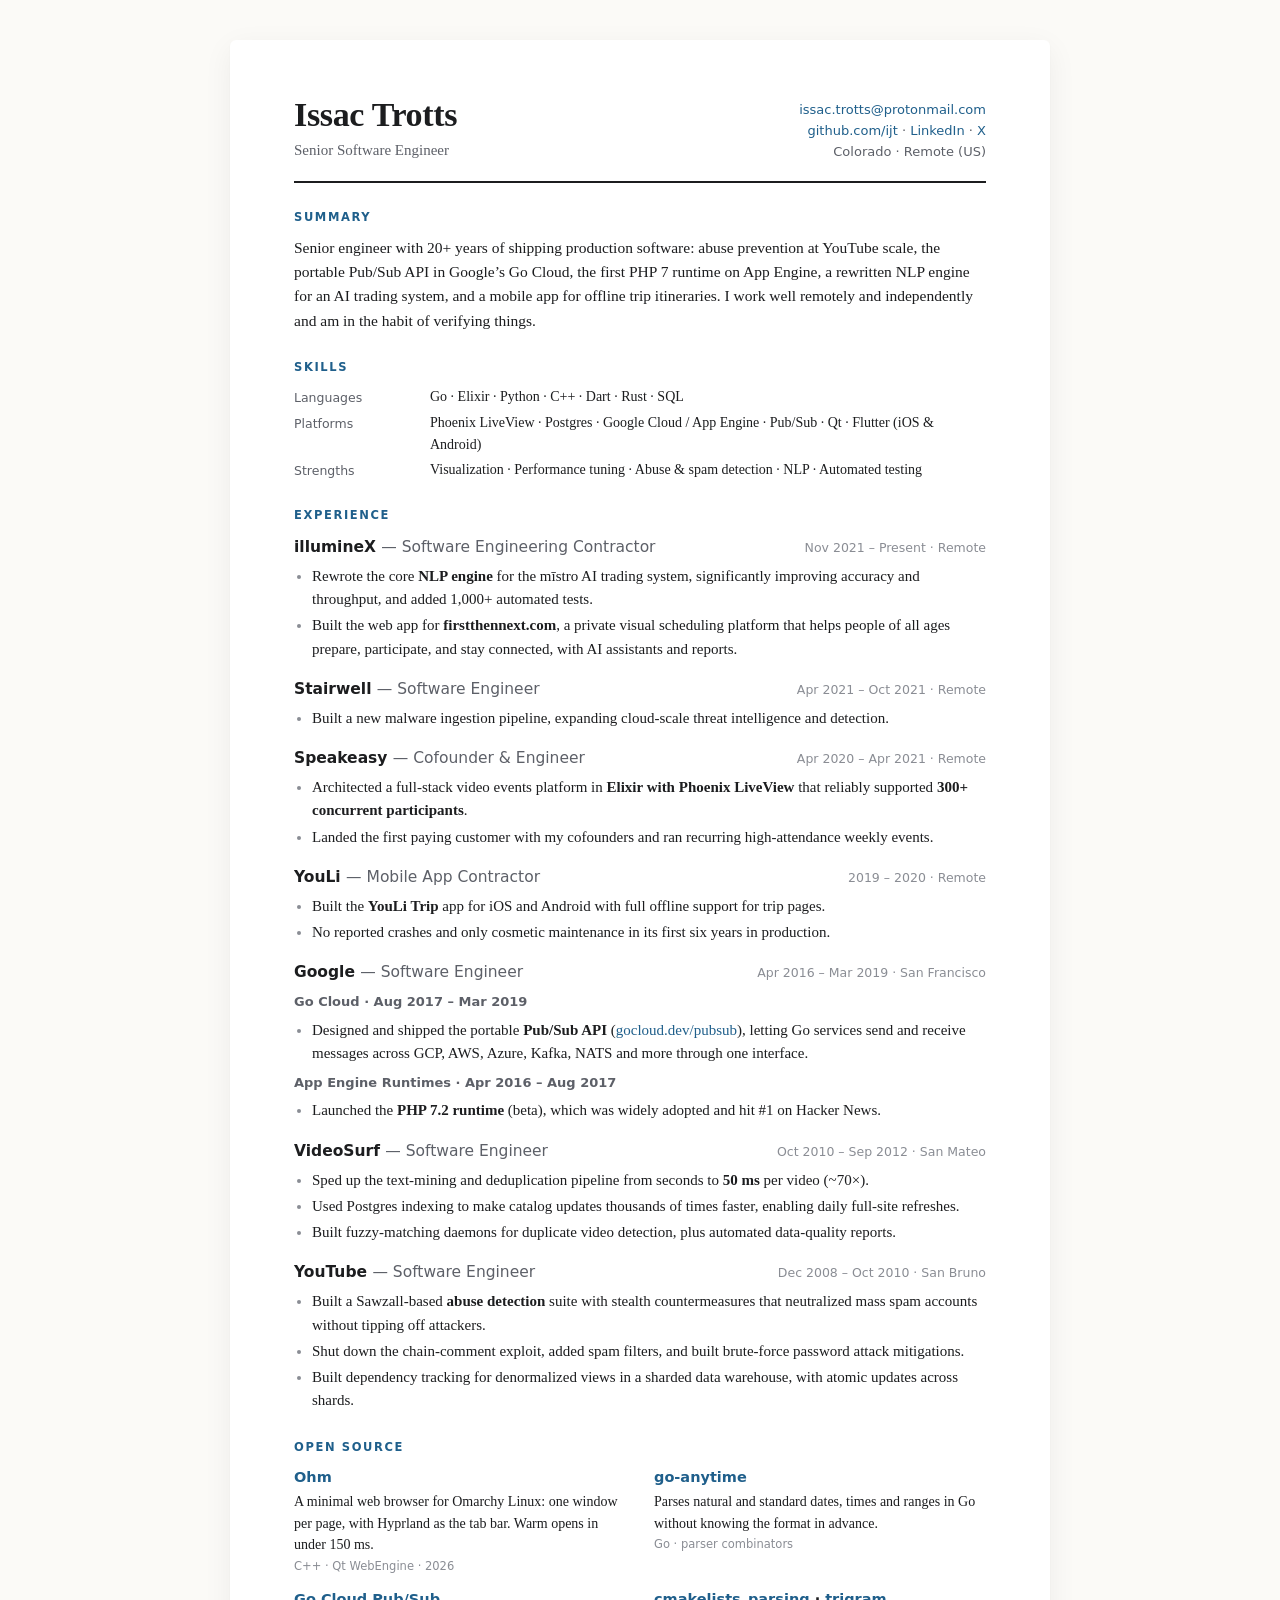
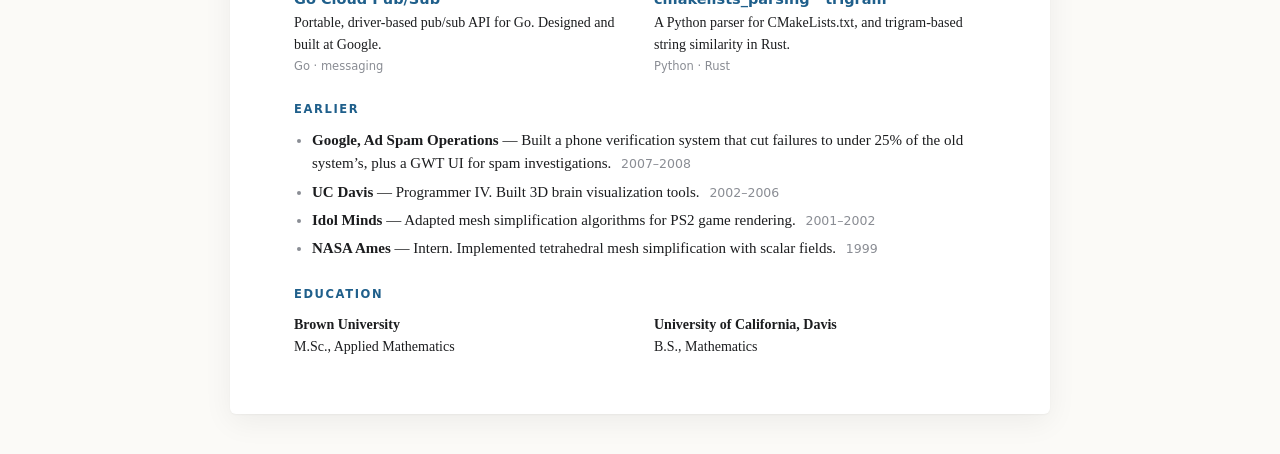
<file: index.html>
<!doctype html>
<html lang="en">
<head>
<meta charset="utf-8">
<meta name="viewport" content="width=device-width, initial-scale=1">
<title>Issac Trotts — Resume</title>
<meta name="description" content="Issac Trotts: senior software engineer. Ex-Google, ex-YouTube.">
<style>
  :root {
    --bg: #fbfaf7;
    --paper: #ffffff;
    --ink: #1c1d1f;
    --muted: #5d6068;
    --faint: #8a8d94;
    --rule: #e4e1da;
    --accent: #1f5f8b;
    --shadow: 0 1px 2px rgba(0,0,0,.04), 0 8px 30px rgba(0,0,0,.06);
  }
  @media (prefers-color-scheme: dark) {
    :root:not([data-theme="light"]) {
      --bg: #141517;
      --paper: #1b1c1f;
      --ink: #e8e6e1;
      --muted: #a4a7ad;
      --faint: #7c7f86;
      --rule: #303237;
      --accent: #7db4dc;
      --shadow: none;
    }
  }
  :root[data-theme="dark"] {
    --bg: #141517; --paper: #1b1c1f; --ink: #e8e6e1; --muted: #a4a7ad;
    --faint: #7c7f86; --rule: #303237; --accent: #7db4dc; --shadow: none;
  }

  * { box-sizing: border-box; }
  html { -webkit-text-size-adjust: 100%; }
  body {
    margin: 0;
    background: var(--bg);
    color: var(--ink);
    font: 15px/1.55 "Charter", "Bitstream Charter", "Sitka Text", Cambria, Georgia, serif;
    font-kerning: normal;
  }
  .sans, h2, h3, .meta, .contact, .tags {
    font-family: ui-sans-serif, "Inter", "Segoe UI", system-ui, -apple-system, "Helvetica Neue", Arial, sans-serif;
  }
  a { color: var(--accent); text-decoration: none; }
  a:hover { text-decoration: underline; }

  .page {
    max-width: 820px;
    margin: 40px auto;
    padding: 56px 64px;
    background: var(--paper);
    box-shadow: var(--shadow);
    border-radius: 6px;
  }

  header { display: flex; justify-content: space-between; gap: 24px; align-items: flex-end;
           padding-bottom: 18px; border-bottom: 2px solid var(--ink); }
  h1 { margin: 0; font-size: 34px; line-height: 1.1; font-weight: 700; letter-spacing: -0.01em; }
  .role { margin-top: 6px; color: var(--muted); font-size: 15px; }
  .contact { text-align: right; font-size: 13px; line-height: 1.6; color: var(--muted); white-space: nowrap; }

  section { margin-top: 26px; }
  h2 {
    margin: 0 0 10px;
    font-size: 11.5px; font-weight: 700; letter-spacing: .14em; text-transform: uppercase;
    color: var(--accent);
  }
  .summary { margin: 0; font-size: 15.5px; }

  .skills { display: grid; grid-template-columns: 120px 1fr; gap: 4px 16px; font-size: 14px; margin: 0; }
  .skills dt { color: var(--muted); font-family: ui-sans-serif, system-ui, sans-serif; font-size: 12.5px; padding-top: 2px; }
  .skills dd { margin: 0; }

  .job { margin-top: 16px; break-inside: avoid; }
  .job:first-of-type { margin-top: 0; }
  .job-head { display: flex; justify-content: space-between; gap: 16px; align-items: baseline; }
  h3 { margin: 0; font-size: 15.5px; font-weight: 700; }
  h3 .title { font-weight: 400; color: var(--muted); }
  .meta { font-size: 12.5px; color: var(--faint); white-space: nowrap; }
  .sub { margin: 8px 0 0; font-size: 13px; font-weight: 600; color: var(--muted);
         font-family: ui-sans-serif, system-ui, sans-serif; }
  ul { margin: 6px 0 0; padding-left: 18px; }
  li { margin: 3px 0; }
  li::marker { color: var(--faint); }

  .projects { display: grid; grid-template-columns: 1fr 1fr; gap: 12px 28px; }
  .project h3 { font-size: 14.5px; }
  .project p { margin: 2px 0 0; font-size: 14px; }
  .tags { font-size: 11.5px; color: var(--faint); margin-top: 2px; }

  .compact li { margin: 5px 0; }
  .compact .meta { margin-left: 6px; }

  .edu { display: grid; grid-template-columns: 1fr 1fr; gap: 8px 28px; font-size: 14px; }
  .edu strong { display: block; }


  @media (max-width: 700px) {
    body { font-size: 15px; }
    .page { margin: 0; padding: 28px 16px 40px; border-radius: 0; box-shadow: none; }
    header { flex-direction: column; align-items: flex-start; }
    .contact { text-align: left; white-space: normal; }
    h1 { font-size: 28px; }
    .job-head { flex-direction: column; gap: 0; }
    .skills { grid-template-columns: 1fr; gap: 0; }
    .skills dd { margin-bottom: 8px; }
    .projects, .edu { grid-template-columns: 1fr; }
  }

  @page { size: letter; margin: 0.45in 0; }
  @media print {
    :root, :root[data-theme="dark"] {
      --bg: #fff; --paper: #fff; --ink: #1c1d1f; --muted: #5d6068; --faint: #8a8d94;
      --rule: #e4e1da; --accent: #1f5f8b; --shadow: none;
    }
    body { -webkit-print-color-adjust: exact; print-color-adjust: exact; }
    .page { zoom: 0.86; margin: 0; padding: 0 74px; max-width: none; border-radius: 0; box-shadow: none; }
    h2, .job-head, .sub { break-after: avoid; }
    .project, .compact li { break-inside: avoid; }
  }
</style>
</head>
<body>

<main class="page">
  <header>
    <div>
      <h1>Issac Trotts</h1>
      <div class="role">Senior Software Engineer</div>
    </div>
    <div class="contact">
      <a href="mailto:issac.trotts@protonmail.com">issac.trotts@protonmail.com</a><br>
      <a href="https://github.com/ijt">github.com/ijt</a> ·
      <a href="https://www.linkedin.com/in/issac-trotts-69aa472/">LinkedIn</a> ·
      <a href="https://x.com/IssacTrotts">X</a><br>
      Colorado · Remote (US)
    </div>
  </header>

  <section>
    <h2>Summary</h2>
    <p class="summary">
      Senior engineer with 20+ years of shipping production software: abuse prevention at YouTube scale, the portable Pub/Sub API in Google’s Go Cloud, the first PHP 7 runtime on App Engine, a rewritten NLP engine for an AI trading system, and a mobile app for offline trip itineraries. I work well remotely and independently and am in the habit of verifying things.
    </p>
  </section>

  <section>
    <h2>Skills</h2>
    <dl class="skills">
      <dt>Languages</dt>
      <dd>Go · Elixir · Python · C++ · Dart · Rust · SQL</dd>
      <dt>Platforms</dt>
      <dd>Phoenix LiveView · Postgres · Google Cloud / App Engine · Pub/Sub · Qt · Flutter (iOS &amp; Android)</dd>
      <dt>Strengths</dt>
      <dd>Visualization · Performance tuning · Abuse &amp; spam detection · NLP · Automated testing</dd>
    </dl>
  </section>

  <section>
    <h2>Experience</h2>
    <div class="job">
      <div class="job-head">
        <h3>illumineX <span class="title">— Software Engineering Contractor</span></h3>
        <span class="meta">Nov 2021 – Present · Remote</span>
      </div>
      <ul>
        <li>Rewrote the core <strong>NLP engine</strong> for the mīstro AI trading system, significantly improving accuracy and throughput, and added 1,000+ automated tests.</li>
        <li>Built the web app for <strong>firstthennext.com</strong>, a private visual scheduling platform that helps people of all ages prepare, participate, and stay connected, with AI assistants and reports.</li>
      </ul>
    </div>

    <div class="job">
      <div class="job-head">
        <h3>Stairwell <span class="title">— Software Engineer</span></h3>
        <span class="meta">Apr 2021 – Oct 2021 · Remote</span>
      </div>
      <ul>
        <li>Built a new malware ingestion pipeline, expanding cloud-scale threat intelligence and detection.</li>
      </ul>
    </div>

    <div class="job">
      <div class="job-head">
        <h3>Speakeasy <span class="title">— Cofounder &amp; Engineer</span></h3>
        <span class="meta">Apr 2020 – Apr 2021 · Remote</span>
      </div>
      <ul>
        <li>Architected a full-stack video events platform in <strong>Elixir with Phoenix LiveView</strong> that reliably supported <strong>300+ concurrent participants</strong>.</li>
        <li>Landed the first paying customer with my cofounders and ran recurring high-attendance weekly events.</li>
      </ul>
    </div>

    <div class="job">
      <div class="job-head">
        <h3>YouLi <span class="title">— Mobile App Contractor</span></h3>
        <span class="meta">2019 – 2020 · Remote</span>
      </div>
      <ul>
        <li>Built the <strong>YouLi Trip</strong> app for iOS and Android with full offline support for trip pages.</li>
        <li>No reported crashes and only cosmetic maintenance in its first six years in production.</li>
      </ul>
    </div>

    <div class="job">
      <div class="job-head">
        <h3>Google <span class="title">— Software Engineer</span></h3>
        <span class="meta">Apr 2016 – Mar 2019 · San Francisco</span>
      </div>
      <p class="sub">Go Cloud · Aug 2017 – Mar 2019</p>
      <ul>
        <li>Designed and shipped the portable <strong>Pub/Sub API</strong> (<a href="https://gocloud.dev/howto/pubsub/">gocloud.dev/pubsub</a>), letting Go services send and receive messages across GCP, AWS, Azure, Kafka, NATS and more through one interface.</li>
      </ul>
      <p class="sub">App Engine Runtimes · Apr 2016 – Aug 2017</p>
      <ul>
        <li>Launched the <strong>PHP 7.2 runtime</strong> (beta), which was widely adopted and hit #1 on Hacker News.</li>
      </ul>
    </div>

    <div class="job">
      <div class="job-head">
        <h3>VideoSurf <span class="title">— Software Engineer</span></h3>
        <span class="meta">Oct 2010 – Sep 2012 · San Mateo</span>
      </div>
      <ul>
        <li>Sped up the text-mining and deduplication pipeline from seconds to <strong>50 ms</strong> per video (~70×).</li>
        <li>Used Postgres indexing to make catalog updates thousands of times faster, enabling daily full-site refreshes.</li>
        <li>Built fuzzy-matching daemons for duplicate video detection, plus automated data-quality reports.</li>
      </ul>
    </div>

    <div class="job">
      <div class="job-head">
        <h3>YouTube <span class="title">— Software Engineer</span></h3>
        <span class="meta">Dec 2008 – Oct 2010 · San Bruno</span>
      </div>
      <ul>
        <li>Built a Sawzall-based <strong>abuse detection</strong> suite with stealth countermeasures that neutralized mass spam accounts without tipping off attackers.</li>
        <li>Shut down the chain-comment exploit, added spam filters, and built brute-force password attack mitigations.</li>
        <li>Built dependency tracking for denormalized views in a sharded data warehouse, with atomic updates across shards.</li>
      </ul>
    </div>
  </section>

  <section>
    <h2>Open Source</h2>
    <div class="projects">
      <div class="project">
        <h3><a href="https://github.com/ijt/ohm">Ohm</a></h3>
        <p>A minimal web browser for Omarchy Linux: one window per page, with Hyprland as the tab bar. Warm opens in under 150 ms.</p>
        <div class="tags">C++ · Qt WebEngine · 2026</div>
      </div>
      <div class="project">
        <h3><a href="https://github.com/ijt/go-anytime">go-anytime</a></h3>
        <p>Parses natural and standard dates, times and ranges in Go without knowing the format in advance.</p>
        <div class="tags">Go · parser combinators</div>
      </div>
      <div class="project">
        <h3><a href="https://gocloud.dev/howto/pubsub/">Go Cloud Pub/Sub</a></h3>
        <p>Portable, driver-based pub/sub API for Go. Designed and built at Google.</p>
        <div class="tags">Go · messaging</div>
      </div>
      <div class="project">
        <h3><a href="https://github.com/ijt/cmakelists_parsing">cmakelists_parsing</a> · <a href="https://github.com/ijt/trigram">trigram</a></h3>
        <p>A Python parser for CMakeLists.txt, and trigram-based string similarity in Rust.</p>
        <div class="tags">Python · Rust</div>
      </div>
    </div>
  </section>

  <section>
    <h2>Earlier</h2>
    <ul class="compact">
      <li><strong>Google, Ad Spam Operations</strong> — Built a phone verification system that cut failures to under 25% of the old system’s, plus a GWT UI for spam investigations. <span class="meta">2007–2008</span></li>
      <li><strong>UC Davis</strong> — Programmer IV. Built 3D brain visualization tools. <span class="meta">2002–2006</span></li>
      <li><strong>Idol Minds</strong> — Adapted mesh simplification algorithms for PS2 game rendering. <span class="meta">2001–2002</span></li>
      <li><strong>NASA Ames</strong> — Intern. Implemented tetrahedral mesh simplification with scalar fields. <span class="meta">1999</span></li>
    </ul>
  </section>

  <section>
    <h2>Education</h2>
    <div class="edu">
      <div><strong>Brown University</strong>M.Sc., Applied Mathematics</div>
      <div><strong>University of California, Davis</strong>B.S., Mathematics</div>
    </div>
  </section>
</main>

</body>
</html>
</file>
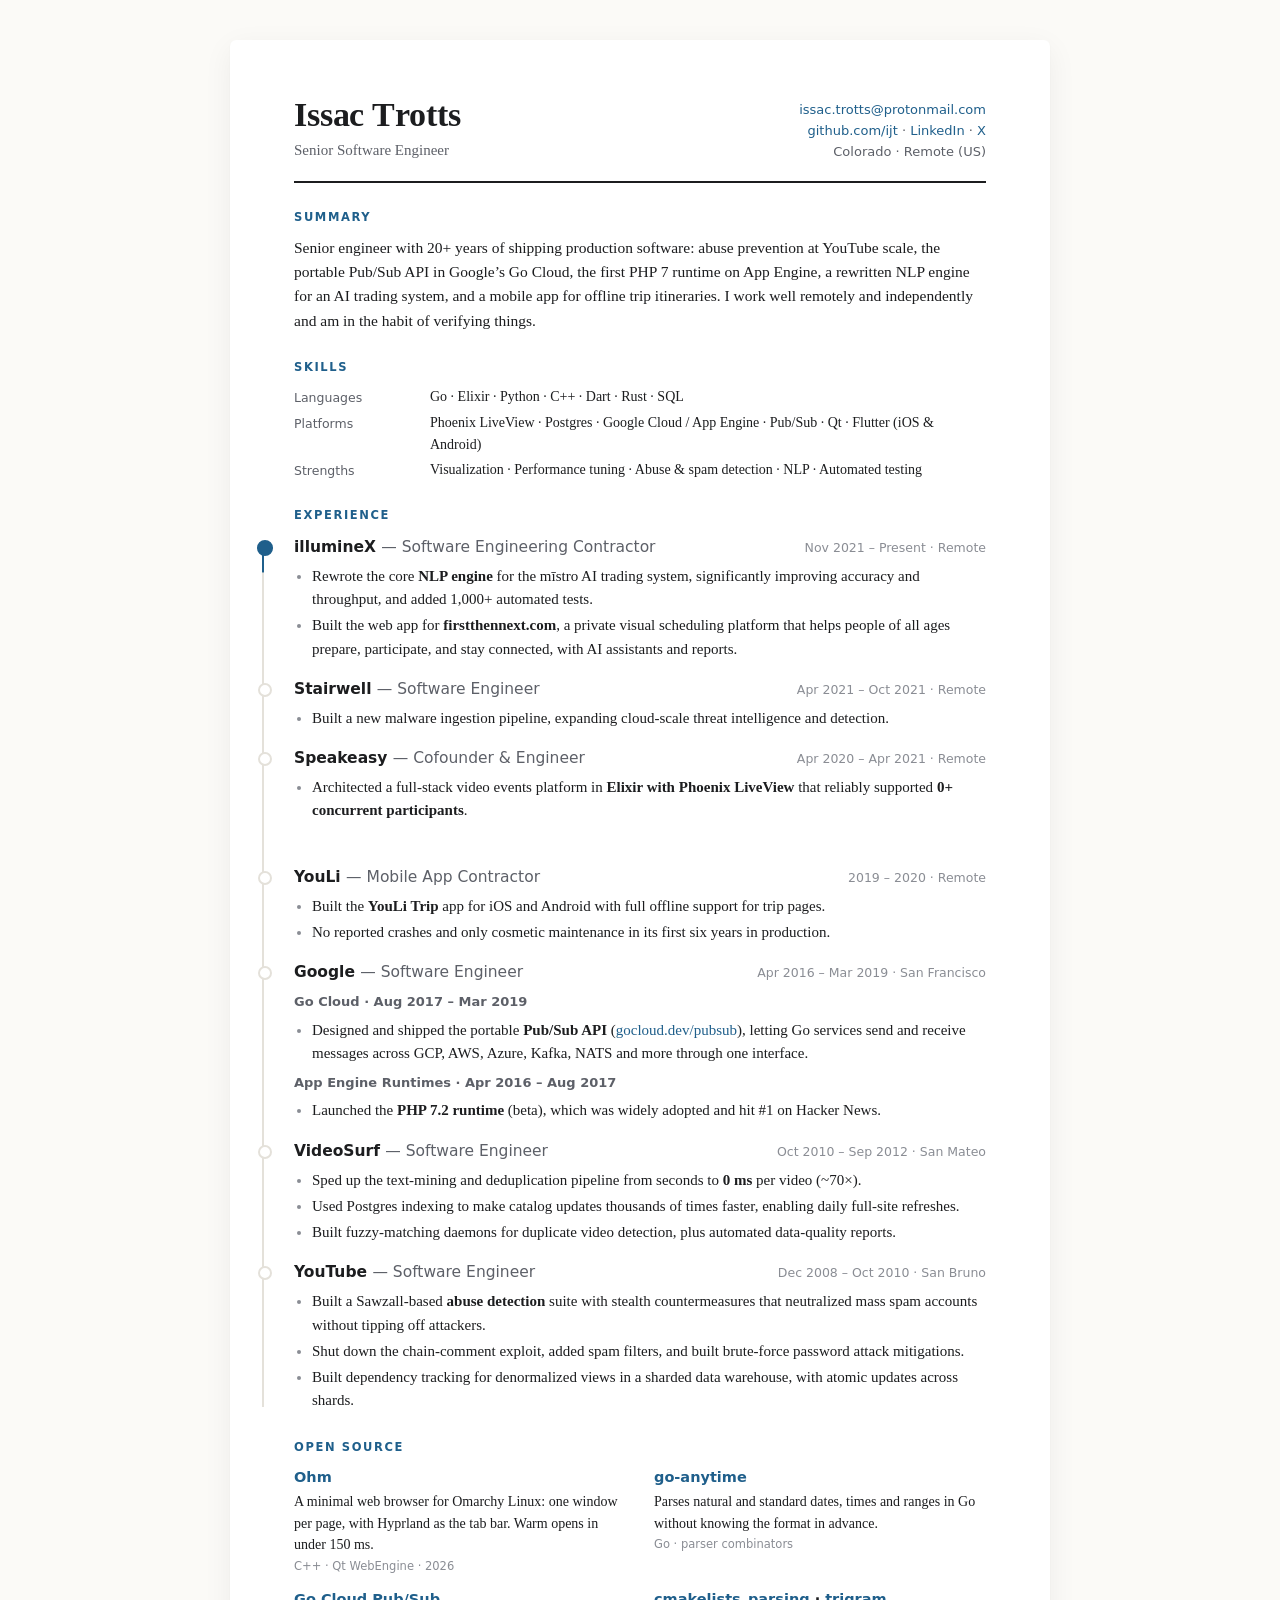
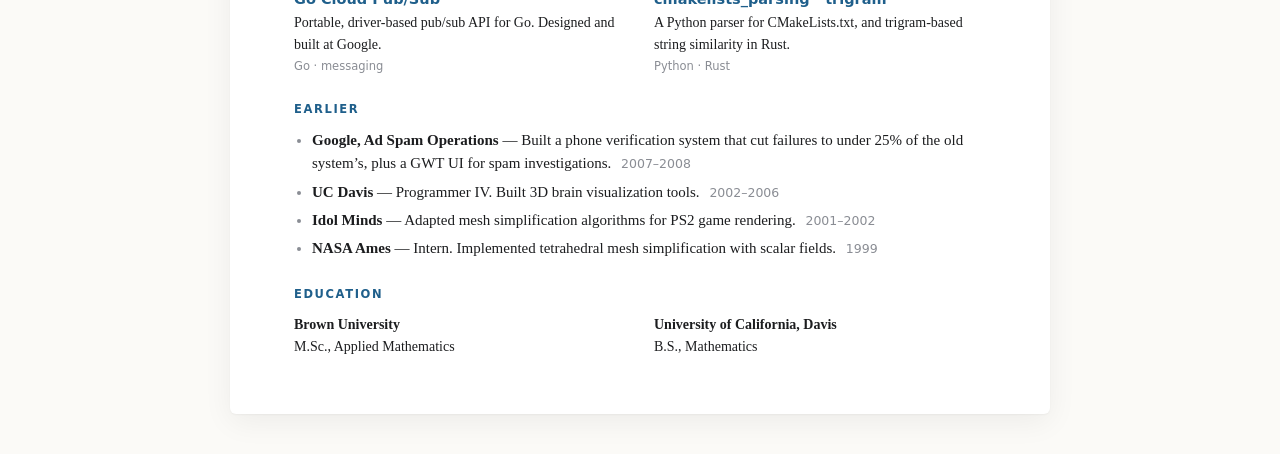
<file: motion.html>
<!doctype html>
<html lang="en">
<head>
<meta charset="utf-8">
<meta name="viewport" content="width=device-width, initial-scale=1">
<title>Issac Trotts — Resume</title>
<meta name="description" content="Issac Trotts: senior software engineer. Ex-Google, ex-YouTube.">
<style>
  :root {
    --bg: #fbfaf7;
    --paper: #ffffff;
    --ink: #1c1d1f;
    --muted: #5d6068;
    --faint: #8a8d94;
    --rule: #e4e1da;
    --accent: #1f5f8b;
    --shadow: 0 1px 2px rgba(0,0,0,.04), 0 8px 30px rgba(0,0,0,.06);
  }
  @media (prefers-color-scheme: dark) {
    :root:not([data-theme="light"]) {
      --bg: #141517;
      --paper: #1b1c1f;
      --ink: #e8e6e1;
      --muted: #a4a7ad;
      --faint: #7c7f86;
      --rule: #303237;
      --accent: #7db4dc;
      --shadow: none;
    }
  }
  :root[data-theme="dark"] {
    --bg: #141517; --paper: #1b1c1f; --ink: #e8e6e1; --muted: #a4a7ad;
    --faint: #7c7f86; --rule: #303237; --accent: #7db4dc; --shadow: none;
  }

  * { box-sizing: border-box; }
  html { -webkit-text-size-adjust: 100%; }
  body {
    margin: 0;
    background: var(--bg);
    color: var(--ink);
    font: 15px/1.55 "Charter", "Bitstream Charter", "Sitka Text", Cambria, Georgia, serif;
    font-kerning: normal;
  }
  .sans, h2, h3, .meta, .contact, .tags {
    font-family: ui-sans-serif, "Inter", "Segoe UI", system-ui, -apple-system, "Helvetica Neue", Arial, sans-serif;
  }
  a { color: var(--accent); text-decoration: none; }
  a:hover { text-decoration: underline; }

  .page {
    max-width: 820px;
    margin: 40px auto;
    padding: 56px 64px;
    background: var(--paper);
    box-shadow: var(--shadow);
    border-radius: 6px;
  }

  header { display: flex; justify-content: space-between; gap: 24px; align-items: flex-end;
           padding-bottom: 18px; border-bottom: 2px solid var(--ink); }
  h1 { margin: 0; font-size: 34px; line-height: 1.1; font-weight: 700; letter-spacing: -0.01em; }
  .role { margin-top: 6px; color: var(--muted); font-size: 15px; }
  .contact { text-align: right; font-size: 13px; line-height: 1.6; color: var(--muted); white-space: nowrap; }

  section { margin-top: 26px; }
  h2 {
    margin: 0 0 10px;
    font-size: 11.5px; font-weight: 700; letter-spacing: .14em; text-transform: uppercase;
    color: var(--accent);
  }
  .summary { margin: 0; font-size: 15.5px; }

  .skills { display: grid; grid-template-columns: 120px 1fr; gap: 4px 16px; font-size: 14px; margin: 0; }
  .skills dt { color: var(--muted); font-family: ui-sans-serif, system-ui, sans-serif; font-size: 12.5px; padding-top: 2px; }
  .skills dd { margin: 0; }

  .job { margin-top: 16px; break-inside: avoid; }
  .job:first-of-type { margin-top: 0; }
  .job-head { display: flex; justify-content: space-between; gap: 16px; align-items: baseline; }
  h3 { margin: 0; font-size: 15.5px; font-weight: 700; }
  h3 .title { font-weight: 400; color: var(--muted); }
  .meta { font-size: 12.5px; color: var(--faint); white-space: nowrap; }
  .sub { margin: 8px 0 0; font-size: 13px; font-weight: 600; color: var(--muted);
         font-family: ui-sans-serif, system-ui, sans-serif; }
  ul { margin: 6px 0 0; padding-left: 18px; }
  li { margin: 3px 0; }
  li::marker { color: var(--faint); }

  .projects { display: grid; grid-template-columns: 1fr 1fr; gap: 12px 28px; }
  .project h3 { font-size: 14.5px; }
  .project p { margin: 2px 0 0; font-size: 14px; }
  .tags { font-size: 11.5px; color: var(--faint); margin-top: 2px; }

  .compact li { margin: 5px 0; }
  .compact .meta { margin-left: 6px; }

  .edu { display: grid; grid-template-columns: 1fr 1fr; gap: 8px 28px; font-size: 14px; }
  .edu strong { display: block; }


  @media (max-width: 700px) {
    body { font-size: 15px; }
    .page { margin: 0; padding: 28px 16px 40px; border-radius: 0; box-shadow: none; }
    header { flex-direction: column; align-items: flex-start; }
    .contact { text-align: left; white-space: normal; }
    h1 { font-size: 28px; }
    .job-head { flex-direction: column; gap: 0; }
    .skills { grid-template-columns: 1fr; gap: 0; }
    .skills dd { margin-bottom: 8px; }
    .projects, .edu { grid-template-columns: 1fr; }
  }

  @page { size: letter; margin: 0.45in 0; }
  @media print {
    :root, :root[data-theme="dark"] {
      --bg: #fff; --paper: #fff; --ink: #1c1d1f; --muted: #5d6068; --faint: #8a8d94;
      --rule: #e4e1da; --accent: #1f5f8b; --shadow: none;
    }
    body { -webkit-print-color-adjust: exact; print-color-adjust: exact; }
    .page { zoom: 0.86; margin: 0; padding: 0 74px; max-width: none; border-radius: 0; box-shadow: none; }
    h2, .job-head, .sub { break-after: avoid; }
    .project, .compact li { break-inside: avoid; }
  }
</style>
<style>
/* Animation layer for motion.html. index.html never loads this file. */

@media (prefers-reduced-motion: no-preference) {
  :root { --ease: cubic-bezier(.2, .75, .2, 1); }

  /* Reading progress bar */
  .progress {
    position: fixed; inset: 0 0 auto 0; height: 3px; z-index: 10;
    background: var(--accent);
    transform: scaleX(var(--p, 0)); transform-origin: left;
  }

  /* Pointer spotlight on the page */
  @media (hover: hover) {
    .page {
      background:
        radial-gradient(520px circle at var(--mx, -999px) var(--my, -999px),
          color-mix(in srgb, var(--accent) 7%, transparent), transparent 70%),
        var(--paper);
    }
  }

  /* Name: letters rise in one at a time */
  h1 .ch {
    display: inline-block; opacity: 0;
    transform: translateY(.45em) rotate(6deg);
    animation: rise .8s var(--ease) forwards;
    animation-delay: calc(var(--i) * 40ms);
  }
  @keyframes rise { to { opacity: 1; transform: none; } }

  /* Header rule draws across */
  html.js header { position: relative; border-bottom-color: transparent; }
  html.js header::after {
    content: ""; position: absolute; left: 0; right: 0; bottom: -2px; height: 2px;
    background: var(--ink);
    transform: scaleX(0); transform-origin: left;
    animation: draw 1.1s .45s cubic-bezier(.65, 0, .25, 1) forwards;
  }
  @keyframes draw { to { transform: scaleX(1); } }

  /* Scroll reveals, staggered by motion.js via --d */
  html.js .reveal {
    opacity: 0; transform: translateY(14px);
    transition: opacity .7s var(--ease), transform .7s var(--ease), letter-spacing .9s var(--ease);
    transition-delay: var(--d, 0ms);
  }
  html.js .reveal.in { opacity: 1; transform: none; }
  html.js h2.reveal { letter-spacing: .5em; }
  html.js h2.reveal.in { letter-spacing: .14em; }
  html.js li.reveal { transform: translateX(-10px); }
  html.js li.reveal.in { transform: none; }

  /* Numbers count up; tabular digits keep the width steady */
  strong.count { font-variant-numeric: tabular-nums; }

  /* Experience timeline that fills in as you scroll */
  .xp { position: relative; }
  .xp::before, .xp::after {
    content: ""; position: absolute; left: -32px; top: 34px; bottom: 6px; width: 2px;
    background: var(--rule);
  }
  .xp::after {
    background: var(--accent);
    transform: scaleY(var(--tl, 0)); transform-origin: top;
  }
  .xp .job { position: relative; }
  .xp .job::before {
    content: ""; position: absolute; left: -36px; top: 6px; z-index: 1;
    width: 10px; height: 10px; border-radius: 50%;
    background: var(--paper); border: 2px solid var(--rule);
    transition: background .4s, border-color .4s, transform .4s var(--ease);
  }
  .xp .job.lit::before { background: var(--accent); border-color: var(--accent); transform: scale(1.15); }

  /* Hover details */
  .job-head h3, .project { transition: transform .3s var(--ease); }
  .job:hover .job-head h3 { transform: translateX(4px); }
  .project:hover { transform: translateY(-3px); }
  .page a {
    background: linear-gradient(currentColor, currentColor) 0 100% / 0 1px no-repeat;
    transition: background-size .3s var(--ease);
  }
  .page a:hover { background-size: 100% 1px; text-decoration: none; }

  @media (max-width: 700px) {
    .xp::before, .xp::after, .xp .job::before { display: none; }
  }
}

@media print {
  .progress, .xp::before, .xp::after, .xp .job::before { display: none !important; }
  html.js .reveal, h1 .ch { opacity: 1 !important; transform: none !important; animation: none !important; }
  html.js h2.reveal { letter-spacing: .14em !important; }
  html.js header { border-bottom-color: var(--ink) !important; }
  html.js header::after { display: none !important; }
}
</style>
</head>
<body>

<main class="page">
  <header>
    <div>
      <h1>Issac Trotts</h1>
      <div class="role">Senior Software Engineer</div>
    </div>
    <div class="contact">
      <a href="mailto:issac.trotts@protonmail.com">issac.trotts@protonmail.com</a><br>
      <a href="https://github.com/ijt">github.com/ijt</a> ·
      <a href="https://www.linkedin.com/in/issac-trotts-69aa472/">LinkedIn</a> ·
      <a href="https://x.com/IssacTrotts">X</a><br>
      Colorado · Remote (US)
    </div>
  </header>

  <section>
    <h2>Summary</h2>
    <p class="summary">
      Senior engineer with 20+ years of shipping production software: abuse prevention at YouTube scale, the portable Pub/Sub API in Google’s Go Cloud, the first PHP 7 runtime on App Engine, a rewritten NLP engine for an AI trading system, and a mobile app for offline trip itineraries. I work well remotely and independently and am in the habit of verifying things.
    </p>
  </section>

  <section>
    <h2>Skills</h2>
    <dl class="skills">
      <dt>Languages</dt>
      <dd>Go · Elixir · Python · C++ · Dart · Rust · SQL</dd>
      <dt>Platforms</dt>
      <dd>Phoenix LiveView · Postgres · Google Cloud / App Engine · Pub/Sub · Qt · Flutter (iOS &amp; Android)</dd>
      <dt>Strengths</dt>
      <dd>Visualization · Performance tuning · Abuse &amp; spam detection · NLP · Automated testing</dd>
    </dl>
  </section>

  <section>
    <h2>Experience</h2>
    <div class="job">
      <div class="job-head">
        <h3>illumineX <span class="title">— Software Engineering Contractor</span></h3>
        <span class="meta">Nov 2021 – Present · Remote</span>
      </div>
      <ul>
        <li>Rewrote the core <strong>NLP engine</strong> for the mīstro AI trading system, significantly improving accuracy and throughput, and added 1,000+ automated tests.</li>
        <li>Built the web app for <strong>firstthennext.com</strong>, a private visual scheduling platform that helps people of all ages prepare, participate, and stay connected, with AI assistants and reports.</li>
      </ul>
    </div>

    <div class="job">
      <div class="job-head">
        <h3>Stairwell <span class="title">— Software Engineer</span></h3>
        <span class="meta">Apr 2021 – Oct 2021 · Remote</span>
      </div>
      <ul>
        <li>Built a new malware ingestion pipeline, expanding cloud-scale threat intelligence and detection.</li>
      </ul>
    </div>

    <div class="job">
      <div class="job-head">
        <h3>Speakeasy <span class="title">— Cofounder &amp; Engineer</span></h3>
        <span class="meta">Apr 2020 – Apr 2021 · Remote</span>
      </div>
      <ul>
        <li>Architected a full-stack video events platform in <strong>Elixir with Phoenix LiveView</strong> that reliably supported <strong>300+ concurrent participants</strong>.</li>
        <li>Landed the first paying customer with my cofounders and ran recurring high-attendance weekly events.</li>
      </ul>
    </div>

    <div class="job">
      <div class="job-head">
        <h3>YouLi <span class="title">— Mobile App Contractor</span></h3>
        <span class="meta">2019 – 2020 · Remote</span>
      </div>
      <ul>
        <li>Built the <strong>YouLi Trip</strong> app for iOS and Android with full offline support for trip pages.</li>
        <li>No reported crashes and only cosmetic maintenance in its first six years in production.</li>
      </ul>
    </div>

    <div class="job">
      <div class="job-head">
        <h3>Google <span class="title">— Software Engineer</span></h3>
        <span class="meta">Apr 2016 – Mar 2019 · San Francisco</span>
      </div>
      <p class="sub">Go Cloud · Aug 2017 – Mar 2019</p>
      <ul>
        <li>Designed and shipped the portable <strong>Pub/Sub API</strong> (<a href="https://gocloud.dev/howto/pubsub/">gocloud.dev/pubsub</a>), letting Go services send and receive messages across GCP, AWS, Azure, Kafka, NATS and more through one interface.</li>
      </ul>
      <p class="sub">App Engine Runtimes · Apr 2016 – Aug 2017</p>
      <ul>
        <li>Launched the <strong>PHP 7.2 runtime</strong> (beta), which was widely adopted and hit #1 on Hacker News.</li>
      </ul>
    </div>

    <div class="job">
      <div class="job-head">
        <h3>VideoSurf <span class="title">— Software Engineer</span></h3>
        <span class="meta">Oct 2010 – Sep 2012 · San Mateo</span>
      </div>
      <ul>
        <li>Sped up the text-mining and deduplication pipeline from seconds to <strong>50 ms</strong> per video (~70×).</li>
        <li>Used Postgres indexing to make catalog updates thousands of times faster, enabling daily full-site refreshes.</li>
        <li>Built fuzzy-matching daemons for duplicate video detection, plus automated data-quality reports.</li>
      </ul>
    </div>

    <div class="job">
      <div class="job-head">
        <h3>YouTube <span class="title">— Software Engineer</span></h3>
        <span class="meta">Dec 2008 – Oct 2010 · San Bruno</span>
      </div>
      <ul>
        <li>Built a Sawzall-based <strong>abuse detection</strong> suite with stealth countermeasures that neutralized mass spam accounts without tipping off attackers.</li>
        <li>Shut down the chain-comment exploit, added spam filters, and built brute-force password attack mitigations.</li>
        <li>Built dependency tracking for denormalized views in a sharded data warehouse, with atomic updates across shards.</li>
      </ul>
    </div>
  </section>

  <section>
    <h2>Open Source</h2>
    <div class="projects">
      <div class="project">
        <h3><a href="https://github.com/ijt/ohm">Ohm</a></h3>
        <p>A minimal web browser for Omarchy Linux: one window per page, with Hyprland as the tab bar. Warm opens in under 150 ms.</p>
        <div class="tags">C++ · Qt WebEngine · 2026</div>
      </div>
      <div class="project">
        <h3><a href="https://github.com/ijt/go-anytime">go-anytime</a></h3>
        <p>Parses natural and standard dates, times and ranges in Go without knowing the format in advance.</p>
        <div class="tags">Go · parser combinators</div>
      </div>
      <div class="project">
        <h3><a href="https://gocloud.dev/howto/pubsub/">Go Cloud Pub/Sub</a></h3>
        <p>Portable, driver-based pub/sub API for Go. Designed and built at Google.</p>
        <div class="tags">Go · messaging</div>
      </div>
      <div class="project">
        <h3><a href="https://github.com/ijt/cmakelists_parsing">cmakelists_parsing</a> · <a href="https://github.com/ijt/trigram">trigram</a></h3>
        <p>A Python parser for CMakeLists.txt, and trigram-based string similarity in Rust.</p>
        <div class="tags">Python · Rust</div>
      </div>
    </div>
  </section>

  <section>
    <h2>Earlier</h2>
    <ul class="compact">
      <li><strong>Google, Ad Spam Operations</strong> — Built a phone verification system that cut failures to under 25% of the old system’s, plus a GWT UI for spam investigations. <span class="meta">2007–2008</span></li>
      <li><strong>UC Davis</strong> — Programmer IV. Built 3D brain visualization tools. <span class="meta">2002–2006</span></li>
      <li><strong>Idol Minds</strong> — Adapted mesh simplification algorithms for PS2 game rendering. <span class="meta">2001–2002</span></li>
      <li><strong>NASA Ames</strong> — Intern. Implemented tetrahedral mesh simplification with scalar fields. <span class="meta">1999</span></li>
    </ul>
  </section>

  <section>
    <h2>Education</h2>
    <div class="edu">
      <div><strong>Brown University</strong>M.Sc., Applied Mathematics</div>
      <div><strong>University of California, Davis</strong>B.S., Mathematics</div>
    </div>
  </section>
</main>

<script>
// Animation layer for motion.html. Without this script (or with reduced motion
// requested), the page is simply the static resume.
(() => {
  if (matchMedia("(prefers-reduced-motion: reduce)").matches) return;
  const root = document.documentElement;
  root.classList.add("js");

  // Split the name into letters that rise in one by one.
  const h1 = document.querySelector("h1");
  const name = h1.textContent;
  h1.textContent = "";
  h1.setAttribute("aria-label", name);
  [...name].forEach((c, i) => {
    if (c === " ") return h1.append(" ");
    const s = document.createElement("span");
    s.className = "ch";
    s.setAttribute("aria-hidden", "true");
    s.style.setProperty("--i", i);
    s.textContent = c;
    h1.append(s);
  });

  // Count numbers like "1,000+" and "50 ms" up from zero when they appear.
  const counters = new Map();
  for (const el of document.querySelectorAll("strong")) {
    const m = el.textContent.match(/^(\d[\d,]*)([\s\S]*)$/);
    if (!m) continue;
    el.classList.add("count");
    counters.set(el, { n: Number(m[1].replace(/,/g, "")), rest: m[2] });
  }
  const countUp = (el) => {
    const { n, rest } = counters.get(el);
    const t0 = performance.now();
    const tick = (t) => {
      const k = Math.min(1, (t - t0) / 1400);
      const v = Math.round(n * (1 - Math.pow(1 - k, 3)));
      el.textContent = v.toLocaleString("en-US") + rest;
      if (k < 1) requestAnimationFrame(tick);
    };
    requestAnimationFrame(tick);
  };

  // Reveal elements as they scroll into view, staggering each batch.
  const targets = document.querySelectorAll(
    ".role, .contact, h2, .summary, .skills dt, .skills dd, .job-head, .sub, " +
    ".job li, .project, .compact li, .edu > div"
  );
  targets.forEach((el) => el.classList.add("reveal"));
  const io = new IntersectionObserver((entries) => {
    entries
      .filter((e) => e.isIntersecting)
      .sort((a, b) => a.boundingClientRect.top - b.boundingClientRect.top)
      .forEach((e, i) => {
        const el = e.target;
        el.style.setProperty("--d", `${Math.min(i, 12) * 70}ms`);
        el.classList.add("in");
        io.unobserve(el);
        el.querySelectorAll("strong.count").forEach((s) =>
          setTimeout(() => countUp(s), 200 + i * 70)
        );
      });
  }, { rootMargin: "0px 0px -8% 0px", threshold: 0.1 });
  targets.forEach((el) => io.observe(el));
  // Hold counters at zero until revealed.
  counters.forEach(({ rest }, el) => { el.textContent = "0" + rest; });

  // Reading progress bar and the experience timeline follow the scroll.
  const bar = document.createElement("div");
  bar.className = "progress";
  document.body.prepend(bar);
  const xp = [...document.querySelectorAll("section")]
    .find((s) => s.querySelector("h2")?.textContent === "Experience");
  xp?.classList.add("xp");
  const jobs = xp ? [...xp.querySelectorAll(".job")] : [];

  const onScroll = () => {
    const max = root.scrollHeight - innerHeight;
    bar.style.setProperty("--p", max > 0 ? scrollY / max : 1);
    if (!xp) return;
    const line = innerHeight * 0.6;
    const r = xp.getBoundingClientRect();
    xp.style.setProperty("--tl", Math.max(0, Math.min(1, (line - r.top) / r.height)));
    jobs.forEach((j) => j.classList.toggle("lit", j.getBoundingClientRect().top < line));
  };
  addEventListener("scroll", onScroll, { passive: true });
  addEventListener("resize", onScroll);
  onScroll();

  // A soft spotlight follows the pointer across the page.
  const page = document.querySelector(".page");
  page.addEventListener("pointermove", (e) => {
    const r = page.getBoundingClientRect();
    page.style.setProperty("--mx", `${e.clientX - r.left}px`);
    page.style.setProperty("--my", `${e.clientY - r.top}px`);
  });
})();
</script>
</body>
</html>
</file>
